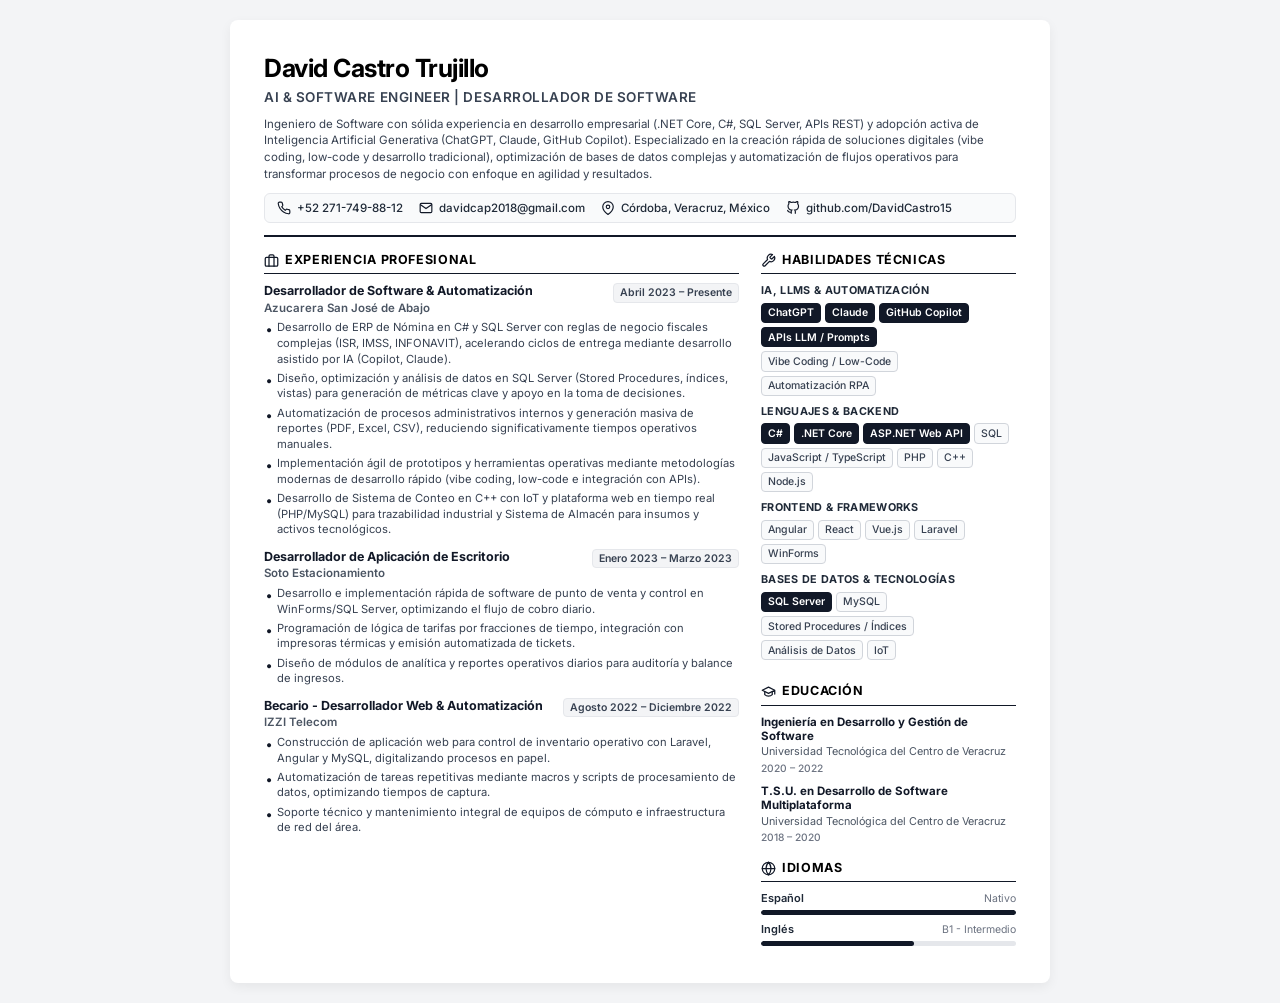
<file: index.html>
<!DOCTYPE html>
<html lang="es">
<head>
    <meta charset="UTF-8">
    <meta name="viewport" content="width=device-width, initial-scale=1.0">
    <title>David Castro Trujillo - Curriculum Vitae</title>
    <link rel="preconnect" href="https://fonts.googleapis.com">
    <link rel="preconnect" href="https://fonts.gstatic.com" crossorigin>
    <link href="https://fonts.googleapis.com/css2?family=Inter:wght@300;400;500;600;700&display=swap" rel="stylesheet">
    <link rel="stylesheet" href="styles.css">
</head>
<body>
    <div class="resume-container">
        <!-- Header -->
        <header class="header">
            <h1 class="name">David Castro Trujillo</h1>
            <p class="title">AI & Software Engineer | Desarrollador de Software</p>
            <p class="summary">
                Ingeniero de Software con sólida experiencia en desarrollo empresarial (.NET Core, C#, SQL Server, APIs REST) y adopción activa de Inteligencia Artificial Generativa (ChatGPT, Claude, GitHub Copilot). Especializado en la creación rápida de soluciones digitales (vibe coding, low-code y desarrollo tradicional), optimización de bases de datos complejas y automatización de flujos operativos para transformar procesos de negocio con enfoque en agilidad y resultados.
            </p>

            <div class="contact-bar">
                <div class="contact-item">
                    <svg width="14" height="14" viewBox="0 0 24 24" fill="none" stroke="currentColor" stroke-width="2"><path d="M22 16.92v3a2 2 0 0 1-2.18 2 19.79 19.79 0 0 1-8.63-3.07 19.5 19.5 0 0 1-6-6 19.79 19.79 0 0 1-3.07-8.67A2 2 0 0 1 4.11 2h3a2 2 0 0 1 2 1.72 12.84 12.84 0 0 0 .7 2.81 2 2 0 0 1-.45 2.11L8.09 9.91a16 16 0 0 0 6 6l1.27-1.27a2 2 0 0 1 2.11-.45 12.84 12.84 0 0 0 2.81.7A2 2 0 0 1 22 16.92z"></path></svg>
                    <span>+52 271-749-88-12</span>
                </div>
                <div class="contact-item">
                    <svg width="14" height="14" viewBox="0 0 24 24" fill="none" stroke="currentColor" stroke-width="2"><path d="M4 4h16c1.1 0 2 .9 2 2v12c0 1.1-.9 2-2 2H4c-1.1 0-2-.9-2-2V6c0-1.1.9-2 2-2z"></path><polyline points="22,6 12,13 2,6"></polyline></svg>
                    <span>davidcap2018@gmail.com</span>
                </div>
                <div class="contact-item">
                    <svg width="14" height="14" viewBox="0 0 24 24" fill="none" stroke="currentColor" stroke-width="2"><path d="M21 10c0 7-9 13-9 13s-9-6-9-13a9 9 0 0 1 18 0z"></path><circle cx="12" cy="10" r="3"></circle></svg>
                    <span>Córdoba, Veracruz, México</span>
                </div>
                <div class="contact-item">
                    <svg width="14" height="14" viewBox="0 0 24 24" fill="none" stroke="currentColor" stroke-width="2"><path d="M9 19c-5 1.5-5-2.5-7-3m14 6v-3.87a3.37 3.37 0 0 0-.94-2.61c3.14-.35 6.44-1.54 6.44-7A5.44 5.44 0 0 0 20 4.77 5.07 5.07 0 0 0 19.91 1S18.73.65 16 2.48a13.38 13.38 0 0 0-7 0C6.27.65 5.09 1 5.09 1A5.07 5.07 0 0 0 5 4.77a5.44 5.44 0 0 0-1.5 3.78c0 5.42 3.3 6.61 6.44 7A3.37 3.37 0 0 0 9 18.13V22"></path></svg>
                    <span>github.com/DavidCastro15</span>
                </div>
            </div>
        </header>

        <!-- Main Content Layout -->
        <div class="main-layout">
            <!-- Left Column: Experience -->
            <main class="left-column">
                <section class="section">
                    <h2 class="section-title">
                        <svg class="section-icon" width="15" height="15" viewBox="0 0 24 24" fill="none" stroke="currentColor" stroke-width="2" stroke-linecap="round" stroke-linejoin="round"><rect x="2" y="7" width="20" height="14" rx="2" ry="2"></rect><path d="M16 21V5a2 2 0 0 0-2-2h-4a2 2 0 0 0-2 2v16"></path></svg>
                        <span>Experiencia Profesional</span>
                    </h2>

                    <div class="job-card">
                        <div class="job-header">
                            <div>
                                <h3 class="job-role">Desarrollador de Software & Automatización</h3>
                                <p class="job-company">Azucarera San José de Abajo</p>
                            </div>
                            <span class="job-date">Abril 2023 &ndash; Presente</span>
                        </div>
                        <ul class="job-bullet-list">
                            <li>Desarrollo de ERP de Nómina en C# y SQL Server con reglas de negocio fiscales complejas (ISR, IMSS, INFONAVIT), acelerando ciclos de entrega mediante desarrollo asistido por IA (Copilot, Claude).</li>
                            <li>Diseño, optimización y análisis de datos en SQL Server (Stored Procedures, índices, vistas) para generación de métricas clave y apoyo en la toma de decisiones.</li>
                            <li>Automatización de procesos administrativos internos y generación masiva de reportes (PDF, Excel, CSV), reduciendo significativamente tiempos operativos manuales.</li>
                            <li>Implementación ágil de prototipos y herramientas operativas mediante metodologías modernas de desarrollo rápido (vibe coding, low-code e integración con APIs).</li>
                            <li>Desarrollo de Sistema de Conteo en C++ con IoT y plataforma web en tiempo real (PHP/MySQL) para trazabilidad industrial y Sistema de Almacén para insumos y activos tecnológicos.</li>
                        </ul>
                    </div>

                    <div class="job-card">
                        <div class="job-header">
                            <div>
                                <h3 class="job-role">Desarrollador de Aplicación de Escritorio</h3>
                                <p class="job-company">Soto Estacionamiento</p>
                            </div>
                            <span class="job-date">Enero 2023 &ndash; Marzo 2023</span>
                        </div>
                        <ul class="job-bullet-list">
                            <li>Desarrollo e implementación rápida de software de punto de venta y control en WinForms/SQL Server, optimizando el flujo de cobro diario.</li>
                            <li>Programación de lógica de tarifas por fracciones de tiempo, integración con impresoras térmicas y emisión automatizada de tickets.</li>
                            <li>Diseño de módulos de analítica y reportes operativos diarios para auditoría y balance de ingresos.</li>
                        </ul>
                    </div>

                    <div class="job-card">
                        <div class="job-header">
                            <div>
                                <h3 class="job-role">Becario - Desarrollador Web & Automatización</h3>
                                <p class="job-company">IZZI Telecom</p>
                            </div>
                            <span class="job-date">Agosto 2022 &ndash; Diciembre 2022</span>
                        </div>
                        <ul class="job-bullet-list">
                            <li>Construcción de aplicación web para control de inventario operativo con Laravel, Angular y MySQL, digitalizando procesos en papel.</li>
                            <li>Automatización de tareas repetitivas mediante macros y scripts de procesamiento de datos, optimizando tiempos de captura.</li>
                            <li>Soporte técnico y mantenimiento integral de equipos de cómputo e infraestructura de red del área.</li>
                        </ul>
                    </div>
                </section>
            </main>

            <!-- Right Column: Skills, Education, Languages -->
            <aside class="right-column">
                <!-- Competencias Técnicas -->
                <section class="section">
                    <h2 class="section-title">
                        <svg class="section-icon" width="15" height="15" viewBox="0 0 24 24" fill="none" stroke="currentColor" stroke-width="2" stroke-linecap="round" stroke-linejoin="round"><path d="M14.7 6.3a1 1 0 0 0 0 1.4l1.6 1.6a1 1 0 0 0 1.4 0l3.77-3.77a6 6 0 0 1-7.94 7.94l-6.91 6.91a2.12 2.12 0 0 1-3-3l6.91-6.91a6 6 0 0 1 7.94-7.94l-3.76 3.76z"></path></svg>
                        <span>Habilidades Técnicas</span>
                    </h2>

                    <div class="skill-group">
                        <h3 class="skill-category-title">IA, LLMs & Automatización</h3>
                        <div class="tags">
                            <span class="tag tag-primary">ChatGPT</span>
                            <span class="tag tag-primary">Claude</span>
                            <span class="tag tag-primary">GitHub Copilot</span>
                            <span class="tag tag-primary">APIs LLM / Prompts</span>
                            <span class="tag">Vibe Coding / Low-Code</span>
                            <span class="tag">Automatización RPA</span>
                        </div>
                    </div>

                    <div class="skill-group">
                        <h3 class="skill-category-title">Lenguajes & Backend</h3>
                        <div class="tags">
                            <span class="tag tag-primary">C#</span>
                            <span class="tag tag-primary">.NET Core</span>
                            <span class="tag tag-primary">ASP.NET Web API</span>
                            <span class="tag">SQL</span>
                            <span class="tag">JavaScript / TypeScript</span>
                            <span class="tag">PHP</span>
                            <span class="tag">C++</span>
                            <span class="tag">Node.js</span>
                        </div>
                    </div>

                    <div class="skill-group">
                        <h3 class="skill-category-title">Frontend & Frameworks</h3>
                        <div class="tags">
                            <span class="tag">Angular</span>
                            <span class="tag">React</span>
                            <span class="tag">Vue.js</span>
                            <span class="tag">Laravel</span>
                            <span class="tag">WinForms</span>
                        </div>
                    </div>

                    <div class="skill-group">
                        <h3 class="skill-category-title">Bases de Datos & Tecnologías</h3>
                        <div class="tags">
                            <span class="tag tag-primary">SQL Server</span>
                            <span class="tag">MySQL</span>
                            <span class="tag">Stored Procedures / Índices</span>
                            <span class="tag">Análisis de Datos</span>
                            <span class="tag">IoT</span>
                        </div>
                    </div>
                </section>

                <!-- Educación -->
                <section class="section">
                    <h2 class="section-title">
                        <svg class="section-icon" width="15" height="15" viewBox="0 0 24 24" fill="none" stroke="currentColor" stroke-width="2" stroke-linecap="round" stroke-linejoin="round"><path d="M22 10v6M2 10l10-5 10 5-10 5z"></path><path d="M6 12v5c3 3 9 3 12 0v-5"></path></svg>
                        <span>Educación</span>
                    </h2>
                    <div class="edu-item">
                        <h3 class="edu-degree">Ingeniería en Desarrollo y Gestión de Software</h3>
                        <p class="edu-school">Universidad Tecnológica del Centro de Veracruz</p>
                        <p class="edu-date">2020 &ndash; 2022</p>
                    </div>
                    <div class="edu-item">
                        <h3 class="edu-degree">T.S.U. en Desarrollo de Software Multiplataforma</h3>
                        <p class="edu-school">Universidad Tecnológica del Centro de Veracruz</p>
                        <p class="edu-date">2018 &ndash; 2020</p>
                    </div>
                </section>

                <!-- Idiomas -->
                <section class="section">
                    <h2 class="section-title">
                        <svg class="section-icon" width="15" height="15" viewBox="0 0 24 24" fill="none" stroke="currentColor" stroke-width="2" stroke-linecap="round" stroke-linejoin="round"><circle cx="12" cy="12" r="10"></circle><line x1="2" y1="12" x2="22" y2="12"></line><path d="M12 2a15.3 15.3 0 0 1 4 10 15.3 15.3 0 0 1-4 10 15.3 15.3 0 0 1-4-10 15.3 15.3 0 0 1 4-10z"></path></svg>
                        <span>Idiomas</span>
                    </h2>
                    <div class="lang-item">
                        <div class="lang-info">
                            <span class="lang-name">Español</span>
                            <span class="lang-level">Nativo</span>
                        </div>
                        <div class="lang-bar"><div class="lang-fill" style="width: 100%;"></div></div>
                    </div>
                    <div class="lang-item">
                        <div class="lang-info">
                            <span class="lang-name">Inglés</span>
                            <span class="lang-level">B1 - Intermedio</span>
                        </div>
                        <div class="lang-bar"><div class="lang-fill" style="width: 60%;"></div></div>
                    </div>
                </section>
            </aside>
        </div>
    </div>
</body>
</html>
</file>
<file: styles.css>
/* Basic Reset & Font Setup */
* {
    box-sizing: border-box;
    margin: 0;
    padding: 0;
}

body {
    font-family: 'Inter', -apple-system, BlinkMacSystemFont, "Segoe UI", Roboto, Helvetica, Arial, sans-serif;
    color: #111827;
    background-color: #f3f4f6;
    line-height: 1.45;
    font-size: 12.5px;
    -webkit-print-color-adjust: exact;
    print-color-adjust: exact;
}

.resume-container {
    max-width: 820px;
    margin: 20px auto;
    background: #ffffff;
    padding: 30px 34px;
    box-shadow: 0 4px 12px rgba(0, 0, 0, 0.06);
    border-radius: 8px;
}

/* Header Styling */
.header {
    border-bottom: 2px solid #111827;
    padding-bottom: 12px;
    margin-bottom: 14px;
}

.name {
    font-size: 25px;
    font-weight: 700;
    color: #000000;
    letter-spacing: -0.02em;
    margin-bottom: 2px;
}

.title {
    font-size: 13.5px;
    font-weight: 600;
    color: #374151;
    margin-bottom: 8px;
    text-transform: uppercase;
    letter-spacing: 0.04em;
}

.summary {
    font-size: 11.5px;
    color: #374151;
    line-height: 1.45;
    margin-bottom: 10px;
}

.contact-bar {
    display: flex;
    flex-wrap: wrap;
    gap: 8px 16px;
    background-color: #f9fafb;
    border: 1px solid #e5e7eb;
    padding: 6px 12px;
    border-radius: 6px;
    font-size: 11.5px;
    font-weight: 500;
}

.contact-item {
    display: flex;
    align-items: center;
    gap: 6px;
    color: #1f2937;
}

.contact-item svg {
    color: #111827;
    flex-shrink: 0;
}

/* Main Layout Grid */
.main-layout {
    display: grid;
    grid-template-columns: 1fr 255px;
    gap: 22px;
}

.left-column {
    display: flex;
    flex-direction: column;
    gap: 14px;
}

.right-column {
    display: flex;
    flex-direction: column;
    gap: 14px;
}

/* Section Styling */
.section-title {
    font-size: 12.5px;
    font-weight: 700;
    color: #000000;
    text-transform: uppercase;
    letter-spacing: 0.05em;
    border-bottom: 1.5px solid #111827;
    padding-bottom: 4px;
    margin-bottom: 9px;
    display: flex;
    align-items: center;
    gap: 6px;
}

.section-icon {
    flex-shrink: 0;
    color: #111827;
}

/* Job Experience Card */
.job-card {
    margin-bottom: 11px;
}

.job-card:last-child {
    margin-bottom: 0;
}

.job-header {
    display: flex;
    justify-content: space-between;
    align-items: flex-start;
    margin-bottom: 4px;
}

.job-role {
    font-size: 12.5px;
    font-weight: 700;
    color: #111827;
    line-height: 1.3;
}

.job-company {
    font-size: 11.5px;
    font-weight: 600;
    color: #4b5563;
}

.job-date {
    font-size: 10.5px;
    font-weight: 600;
    color: #374151;
    background-color: #f3f4f6;
    border: 1px solid #e5e7eb;
    padding: 1px 6px;
    border-radius: 4px;
    white-space: nowrap;
}

.job-bullet-list {
    list-style: none;
    padding-left: 0;
}

.job-bullet-list li {
    position: relative;
    padding-left: 13px;
    font-size: 11.2px;
    color: #374151;
    margin-bottom: 3.5px;
    line-height: 1.4;
}

.job-bullet-list li::before {
    content: "•";
    position: absolute;
    left: 2px;
    top: 0;
    color: #111827;
    font-weight: bold;
    font-size: 13px;
}

/* Skill Groups & Tags */
.skill-group {
    margin-bottom: 8px;
}

.skill-category-title {
    font-size: 10.8px;
    font-weight: 700;
    color: #1f2937;
    margin-bottom: 4px;
    text-transform: uppercase;
    letter-spacing: 0.03em;
}

.tags {
    display: flex;
    flex-wrap: wrap;
    gap: 4px;
}

.tag {
    font-size: 10.5px;
    padding: 1.5px 6px;
    background-color: #f9fafb;
    color: #374151;
    border-radius: 4px;
    font-weight: 500;
    border: 1px solid #d1d5db;
}

.tag-primary {
    background-color: #111827;
    color: #ffffff;
    border-color: #111827;
    font-weight: 600;
}

/* Education Section */
.edu-item {
    margin-bottom: 8px;
}

.edu-item:last-child {
    margin-bottom: 0;
}

.edu-degree {
    font-size: 11.5px;
    font-weight: 700;
    color: #111827;
    line-height: 1.25;
}

.edu-school {
    font-size: 10.8px;
    color: #4b5563;
    margin-top: 1px;
}

.edu-date {
    font-size: 10.2px;
    color: #6b7280;
    margin-top: 1px;
    font-weight: 500;
}

/* Language Progress Item */
.lang-item {
    margin-bottom: 7px;
}

.lang-info {
    display: flex;
    justify-content: space-between;
    font-size: 11px;
    font-weight: 600;
    color: #1f2937;
    margin-bottom: 3px;
}

.lang-level {
    font-size: 10.5px;
    color: #6b7280;
    font-weight: 400;
}

.lang-bar {
    height: 5px;
    background-color: #e5e7eb;
    border-radius: 3px;
    overflow: hidden;
}

.lang-fill {
    height: 100%;
    background-color: #111827;
    border-radius: 3px;
}

/* Print Styles for PDF Generation */
@page {
    size: A4 portrait;
    margin: 0;
}

@media print {
    body {
        background-color: #ffffff;
    }

    .resume-container {
        max-width: 100%;
        margin: 0;
        padding: 20px 26px;
        box-shadow: none;
        border-radius: 0;
    }
}
</file>
